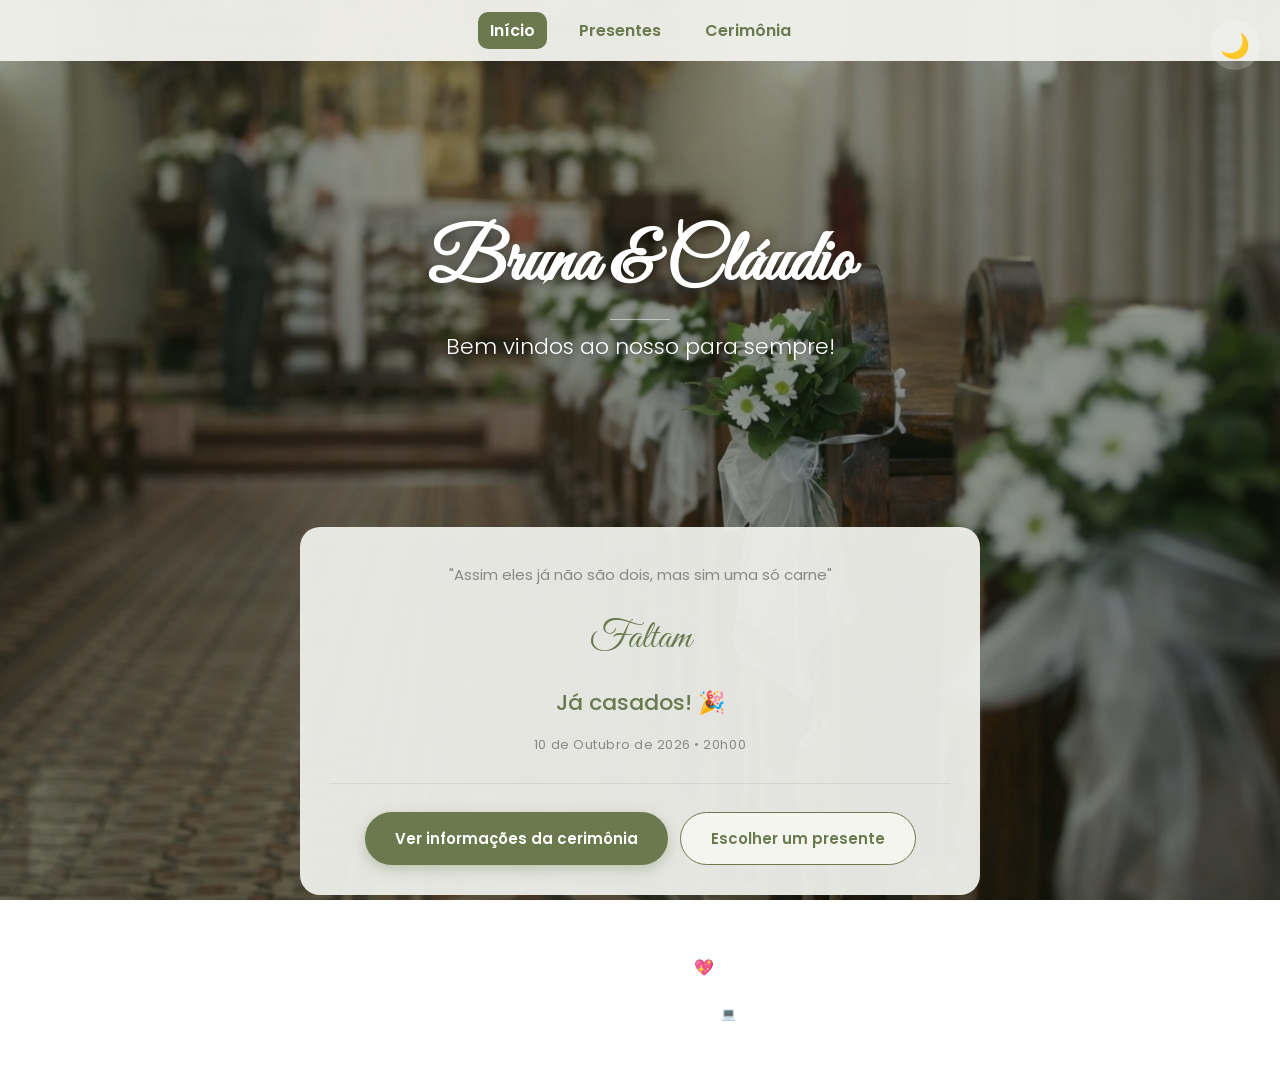
<file: index.html>
<!DOCTYPE html>
<html lang="pt-br">
<head>
  <meta charset="UTF-8">
  <meta name="viewport" content="width=device-width, initial-scale=1.0">
  <title>Bruna & Cláudio 💍</title>

  <!-- SEO & Open Graph -->
  <meta name="description" content="Site oficial do casamento de Bruna e Cláudio — 10 de outubro de 2026, Igreja Matriz de Nepomuceno/MG.">
  <meta property="og:title" content="Bruna & Cláudio 💍 — 10/10/2026">
  <meta property="og:description" content="Estamos muito felizes em compartilhar esse momento com você! Confira a lista de presentes e informações da cerimônia.">
  <meta property="og:image" content="imagens/casamento.jpg">
  <meta property="og:type" content="website">
  <meta property="og:locale" content="pt_BR">

  <!-- Preload fontes -->
  <link rel="preconnect" href="https://fonts.googleapis.com">
  <link rel="preconnect" href="https://fonts.gstatic.com" crossorigin>
  <link rel="preload" as="style" href="https://fonts.googleapis.com/css2?family=Great+Vibes&family=Poppins:wght@300;400;600&display=swap">
  <link href="https://fonts.googleapis.com/css2?family=Great+Vibes&family=Poppins:wght@300;400;600&display=swap" rel="stylesheet">


  <!-- Schema.org — dados estruturados do evento -->
  <script type="application/ld+json">
  {
    "@context": "https://schema.org",
    "@type": "Event",
    "name": "Casamento Bruna & Cláudio",
    "startDate": "2026-10-10T20:00",
    "endDate": "2026-10-11T03:00",
    "eventStatus": "https://schema.org/EventScheduled",
    "eventAttendanceMode": "https://schema.org/OfflineEventAttendanceMode",
    "location": {
      "@type": "Place",
      "name": "Igreja Matriz de Nepomuceno",
      "address": {
        "@type": "PostalAddress",
        "streetAddress": "Praça da Matriz",
        "addressLocality": "Nepomuceno",
        "addressRegion": "MG",
        "addressCountry": "BR"
      }
    },
    "image": "imagens/casamento.jpg",
    "description": "Cerimônia de casamento de Bruna e Cláudio — 10 de outubro de 2026, 20h, Igreja Matriz de Nepomuceno/MG.",
    "organizer": {
      "@type": "Person",
      "name": "Bruna & Cláudio"
    }
  }
  </script>

  <meta name="twitter:card" content="summary_large_image">
  <meta name="twitter:title" content="Bruna & Cláudio 💍 — 10/10/2026">
  <meta name="twitter:description" content="Estamos muito felizes em compartilhar esse momento com você!">
  <meta name="twitter:image" content="imagens/casamento.jpg">

  <link rel="icon" href="data:image/svg+xml,<svg xmlns='http://www.w3.org/2000/svg' viewBox='0 0 100 100'><text y='.9em' font-size='90'>💍</text></svg>">
  <link rel="stylesheet" href="style.css">
  
  <!-- CRITICAL CSS — Inline para FCP rápido -->
  <!-- LOADING SCREEN STYLES -->
  <style>
    /* Loading Screen — Minimalista, Sofisticado, Moderno */
    #loading-screen {
      position: fixed;
      top: 0;
      left: 0;
      width: 100%;
      height: 100%;
      background: #F5F5F0;
      display: flex;
      align-items: center;
      justify-content: center;
      z-index: 9999;
    }


    .loading-container {
      display: flex;
      flex-direction: column;
      align-items: center;
      gap: 40px;
    }

    /* Logo animado — linha minimalista */
    .loading-logo {
      width: 80px;
      height: 80px;
      position: relative;
      display: flex;
      align-items: center;
      justify-content: center;
    }

    .loading-logo svg {
      width: 100%;
      height: 100%;
      filter: drop-shadow(0 2px 8px rgba(107, 122, 78, 0.1));
    }

    .ring {
      width: 80px;
      height: 80px;
      border: 2px solid transparent;
      border-top: 2px solid #6B7A4E;
      border-radius: 50%;
      animation: rotate 2s linear infinite;
    }

    .ring::after {
      content: '';
      position: absolute;
      width: 60px;
      height: 60px;
      border: 2px solid transparent;
      border-right: 2px solid #B9CCAE;
      border-radius: 50%;
      animation: rotate-reverse 1.5s linear infinite;
      top: 10px;
      left: 10px;
    }

    /* Indicador minimalista */
    .loading-indicator {
      display: flex;
      gap: 6px;
      align-items: center;
      justify-content: center;
    }

    .dot {
      width: 8px;
      height: 8px;
      background: #6B7A4E;
      border-radius: 50%;
      opacity: 0.4;
      animation: dot-fade 1.4s infinite;
    }

    .dot:nth-child(1) {
      animation-delay: 0s;
    }

    .dot:nth-child(2) {
      animation-delay: 0.2s;
    }

    .dot:nth-child(3) {
      animation-delay: 0.4s;
    }

    /* Texto minimalista */
    .loading-text {
      font-size: 13px;
      letter-spacing: 2px;
      color: #A1A1A0;
      text-transform: uppercase;
      font-weight: 500;
      animation: text-fade 2s ease-in-out infinite;
    }

    @keyframes rotate {
      from { transform: rotate(0deg); }
      to { transform: rotate(360deg); }
    }

    @keyframes rotate-reverse {
      from { transform: rotate(360deg); }
      to { transform: rotate(0deg); }
    }

    @keyframes dot-fade {
      0%, 100% { opacity: 0.3; }
      50% { opacity: 1; }
    }

    @keyframes text-fade {
      0%, 100% { opacity: 0.6; }
      50% { opacity: 1; }
    }

    /* Fade out quando terminar */
    #loading-screen.hide {
      animation: fadeOut 0.6s ease forwards;
    }

    @keyframes fadeOut {
      to {
        opacity: 0;
        visibility: hidden;
      }
    }
  </style>
</head>

<body>

<!-- LOADING SCREEN -->
<div id="loading-screen">
  <div class="loading-container">
    <div class="loading-logo">
      <div class="ring"></div>
    </div>
    
    <div class="loading-indicator">
      <div class="dot"></div>
      <div class="dot"></div>
      <div class="dot"></div>
    </div>

    <div class="loading-text">Carregando</div>
  </div>
</div>

<div id="nav-placeholder"></div>

<!-- HERO -->
<div class="hero">
  <!-- Dark Mode Toggle -->
  <button id="dark-mode-toggle" class="dark-mode-toggle" title="Alternar tema escuro/claro">🌙</button>
  
  <h1>Bruna & Cláudio</h1>
  <div class="hero-divisor"></div>
  <h2>Bem vindos ao nosso para sempre!</h2>
</div>


<!-- CONTEÚDO -->
<section class="section-inicio reveal">

  <p class="boas-vindas-texto">"Assim eles já não são dois, mas sim uma só carne"</p>

  <h2 class="contador-titulo">Faltam</h2>

  <div class="contador-circular" role="timer" aria-label="Contagem regressiva para o casamento" aria-live="polite">

    <div class="arco-item" id="arco-item-dias" aria-label="Dias">
      <div class="arco-wrap">
        <svg viewBox="0 0 80 80" xmlns="http://www.w3.org/2000/svg" aria-hidden="true">
          <circle class="arco-track" cx="40" cy="40" r="34"/>
          <circle class="arco-prog" id="arco-dias" cx="40" cy="40" r="34"/>
        </svg>
        <div class="arco-inner">
          <span class="arco-num" id="dias">00</span>
        </div>
      </div>
      <span class="arco-lbl">Dias</span>
    </div>

    <div class="arco-item" id="arco-item-horas" aria-label="Horas">
      <div class="arco-wrap">
        <svg viewBox="0 0 80 80" xmlns="http://www.w3.org/2000/svg" aria-hidden="true">
          <circle class="arco-track" cx="40" cy="40" r="34"/>
          <circle class="arco-prog" id="arco-horas" cx="40" cy="40" r="34"/>
        </svg>
        <div class="arco-inner">
          <span class="arco-num" id="horas">00</span>
        </div>
      </div>
      <span class="arco-lbl">Horas</span>
    </div>

    <div class="arco-item" id="arco-item-minutos" aria-label="Minutos">
      <div class="arco-wrap">
        <svg viewBox="0 0 80 80" xmlns="http://www.w3.org/2000/svg" aria-hidden="true">
          <circle class="arco-track" cx="40" cy="40" r="34"/>
          <circle class="arco-prog" id="arco-minutos" cx="40" cy="40" r="34"/>
        </svg>
        <div class="arco-inner">
          <span class="arco-num" id="minutos">00</span>
        </div>
      </div>
      <span class="arco-lbl">Minutos</span>
    </div>

    <div class="arco-item" id="arco-item-segundos" aria-label="Segundos">
      <div class="arco-wrap">
        <svg viewBox="0 0 80 80" xmlns="http://www.w3.org/2000/svg" aria-hidden="true">
          <circle class="arco-track" cx="40" cy="40" r="34"/>
          <circle class="arco-prog" id="arco-segundos" cx="40" cy="40" r="34"/>
        </svg>
        <div class="arco-inner">
          <span class="arco-num" id="segundos">00</span>
        </div>
      </div>
      <span class="arco-lbl">Segundos</span>
    </div>

  </div>

  <p class="contador-data" id="contador-data-label"></p>

  <div class="section-ctas">
    <a href="cerimonia.html" class="section-cta section-cta-principal">Ver informações da cerimônia</a>
    <a href="presentes.html" class="section-cta section-cta-secundario">Escolher um presente</a>
  </div>

</section>

<div id="footer-placeholder"></div>

<script src="script.js"></script>
<script>
  if ('serviceWorker' in navigator) {
    navigator.serviceWorker.register('./sw.js').catch(() => {});
  }
  
  // Loading screen — remove quando página carrega (sem delay artificial)
  document.addEventListener("DOMContentLoaded", () => {
    const loadingScreen = document.getElementById("loading-screen");
    if (loadingScreen) {
      loadingScreen.classList.add("hide");
      // Remove do DOM depois de animar (300ms transição)
      setTimeout(() => {
        loadingScreen.style.display = "none";
      }, 300);
    }
  });
</script>
</body>
</html>
</file>
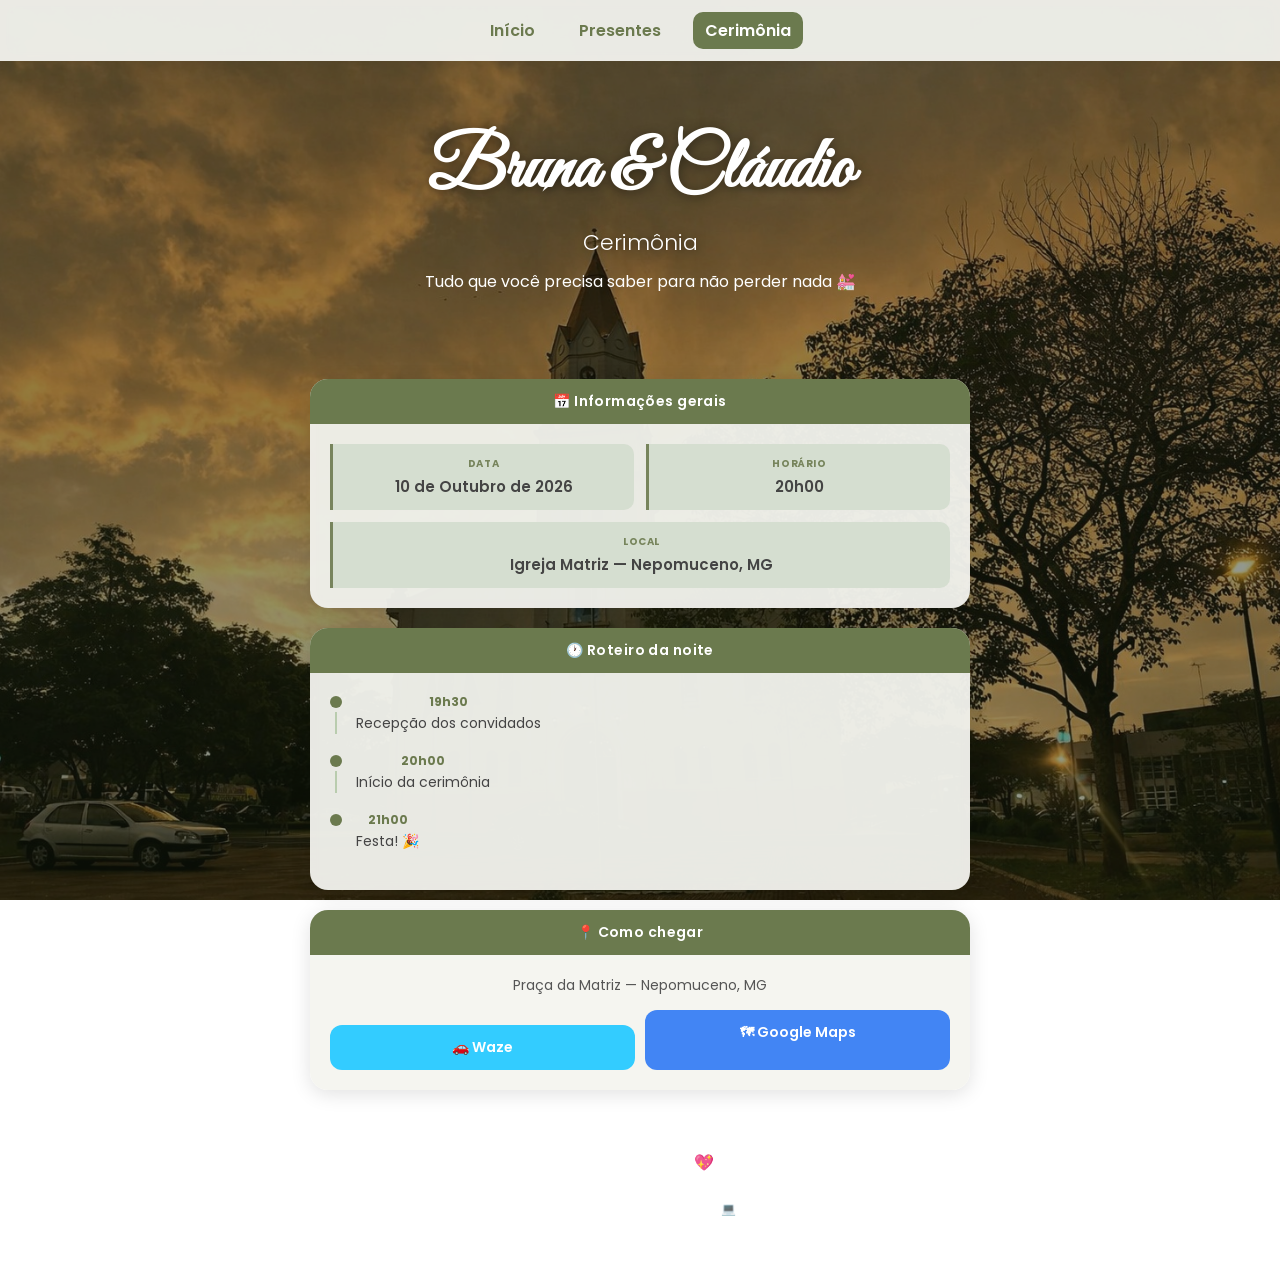
<file: cerimonia.html>
<!DOCTYPE html>
<html lang="pt-br">
<head>
  <meta charset="UTF-8">
  <meta name="viewport" content="width=device-width, initial-scale=1.0">
  <title>Cerimônia — Bruna & Cláudio 📍</title>

  <!-- SEO & Open Graph -->
  <meta name="description" content="Informações da cerimônia de casamento de Bruna e Cláudio — 10/10/2026, 20h, Igreja Matriz de Nepomuceno/MG.">
  <meta property="og:title" content="Cerimônia — Bruna & Cláudio 📍">
  <meta property="og:description" content="10/10/2026 • 20h • Igreja Matriz, Nepomuceno - MG. Abra no Waze e não perca!">
  <meta property="og:image" content="imagens/igreja.jpg">
  <meta property="og:type" content="website">
  <meta property="og:locale" content="pt_BR">

  <!-- Preload fontes -->
  <link rel="preconnect" href="https://fonts.googleapis.com">
  <link rel="preconnect" href="https://fonts.gstatic.com" crossorigin>
  <link rel="preload" as="style" href="https://fonts.googleapis.com/css2?family=Great+Vibes&family=Poppins:wght@300;400;600&display=swap">
  <link href="https://fonts.googleapis.com/css2?family=Great+Vibes&family=Poppins:wght@300;400;600&display=swap" rel="stylesheet">

  <meta name="twitter:card" content="summary_large_image">
  <meta name="twitter:title" content="Bruna & Cláudio 💍 — 10/10/2026">

  <link rel="icon" href="data:image/svg+xml,<svg xmlns='http://www.w3.org/2000/svg' viewBox='0 0 100 100'><text y='.9em' font-size='90'>💍</text></svg>">
  <link rel="stylesheet" href="style.css">
</head>
<body class="cerimonia">

<div id="nav-placeholder"></div>

<!-- HERO -->
<div class="hero hero-cerimonia">
  <h1>Bruna & Cláudio</h1>
  <h2>Cerimônia</h2>
  <p>Tudo que você precisa saber para não perder nada 💒</p>
</div>

<section class="cerimonia-section">

  <!-- CARD: Informações gerais -->
  <div class="info-card">
    <div class="info-card-header">📅 Informações gerais</div>
    <div class="info-card-body">
      <div class="info-grid">
        <div class="info-item">
          <div class="info-lbl">Data</div>
          <div class="info-val" id="cer-data"></div>
        </div>
        <div class="info-item">
          <div class="info-lbl">Horário</div>
          <div class="info-val" id="cer-horario"></div>
        </div>
        <div class="info-item info-full">
          <div class="info-lbl">Local</div>
          <div class="info-val" id="cer-local"></div>
        </div>
      </div>
    </div>
  </div>

  <!-- CARD: Roteiro da noite -->
  <div class="info-card">
    <div class="info-card-header">🕐 Roteiro da noite</div>
    <div class="info-card-body">
      <div class="timeline">

        <div class="tl-item">
          <div class="tl-dot-col">
            <div class="tl-dot"></div>
            <div class="tl-line"></div>
          </div>
          <div class="tl-content">
            <div class="tl-time" id="cer-hr-recepcao"></div>
            <div class="tl-desc">Recepção dos convidados</div>
          </div>
        </div>

        <div class="tl-item">
          <div class="tl-dot-col">
            <div class="tl-dot"></div>
            <div class="tl-line"></div>
          </div>
          <div class="tl-content">
            <div class="tl-time" id="cer-hr-cerimonia"></div>
            <div class="tl-desc">Início da cerimônia</div>
          </div>
        </div>

        <div class="tl-item">
          <div class="tl-dot-col">
            <div class="tl-dot tl-dot-festa"></div>
          </div>
          <div class="tl-content">
            <div class="tl-time tl-time-festa" id="cer-hr-festa"></div>
            <div class="tl-desc">Festa! 🎉</div>
          </div>
        </div>

      </div>
    </div>
  </div>

  <!-- CARD: Como chegar -->
  <div class="info-card">
    <div class="info-card-header">📍 Como chegar</div>
    <div class="info-card-body">
      <p class="local-endereco" id="cer-endereco"></p>
      <div class="btn-navegacao-row">
        <a href="#" id="btn-waze" target="_blank" class="btn-waze">
          🚗 Waze
        </a>
        <a href="#" id="btn-gmaps" target="_blank" class="btn-gmaps">
          🗺 Google Maps
        </a>
      </div>
    </div>
  </div>

</section>

<div id="footer-placeholder"></div>

<script src="script.js"></script>
<script>
  if ('serviceWorker' in navigator) {
    navigator.serviceWorker.register('./sw.js').catch(() => {});
  }
</script>
</body>
</html>
</file>
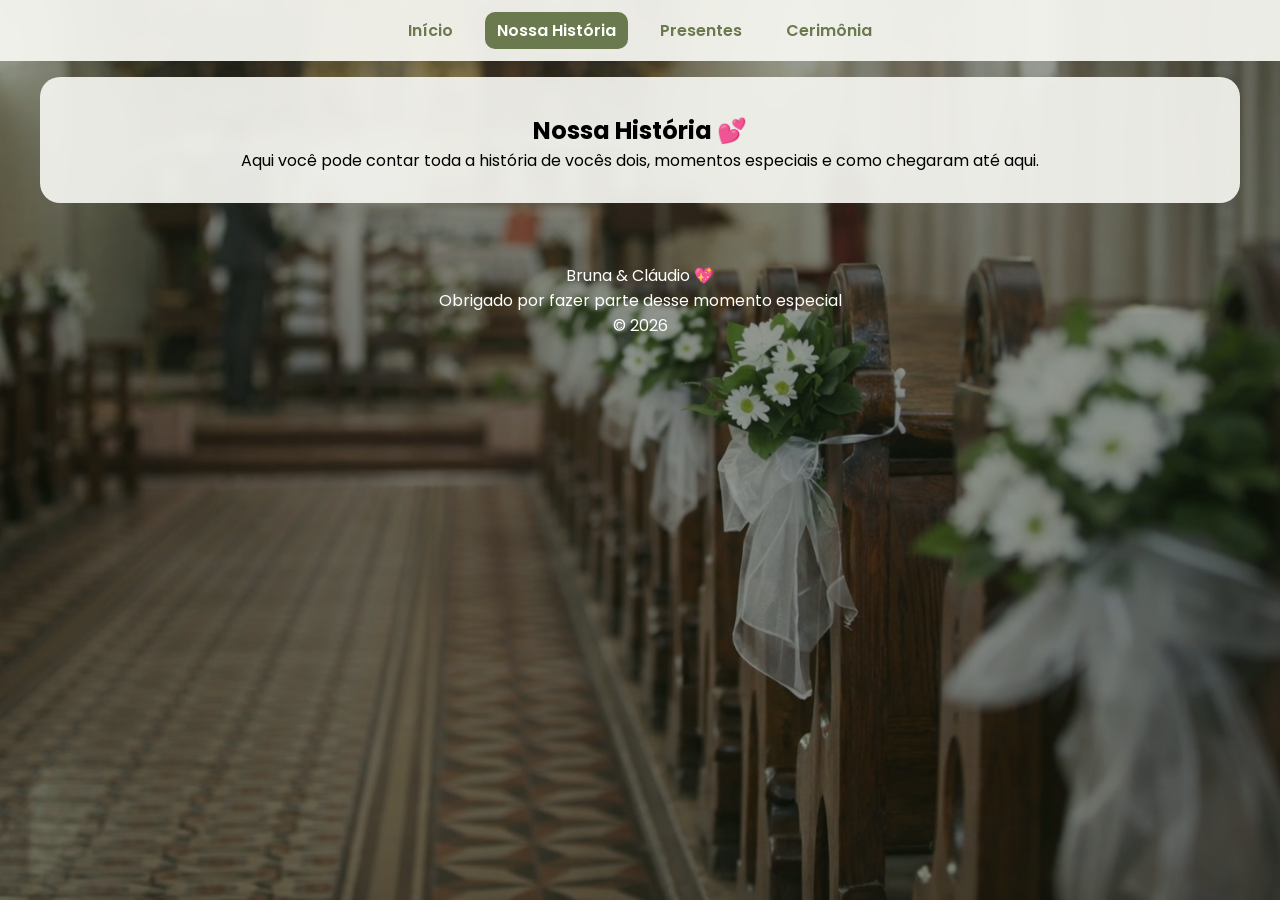
<file: historia.html>
<!DOCTYPE html>
<html lang="pt-br">
<head>
  <meta charset="UTF-8">
  <title>Nossa História 💕</title>
  <link rel="stylesheet" href="style.css">

  <link href="https://fonts.googleapis.com/css2?family=Great+Vibes&family=Poppins:wght@300;400;600&display=swap" rel="stylesheet">
</head>
<body>

<nav>
  <a href="index.html">Início</a>
  <a href="historia.html" class="ativo">Nossa História</a>
  <a href="presentes.html">Presentes</a>
  <a href="cerimonia.html">Cerimônia</a>
</nav>

<section>
  <h2>Nossa História 💕</h2>
  <p>
    Aqui você pode contar toda a história de vocês dois, momentos especiais e como chegaram até aqui.
  </p>
</section>

<footer>
  <p>Bruna & Cláudio 💖</p>
  <p>Obrigado por fazer parte desse momento especial</p>
  <p>© 2026</p>
</footer>

</body>
</html>
</file>
<file: style.css>
/* ===== VARIÁVEIS ===== */
:root {
  /* Cores originais do site — mantidas intactas */
  --cor-principal: #6B7A4E;
  --cor-principal-hover: rgba(107, 122, 78, 0.15);
  --cor-sage: #B9CCAE;
  --cor-sage-claro: #D4DECE;
  --cor-cinza: #A1A1A0;
  --cor-branco-quente: #F5F5F0;
  --cor-verde: #6B7A4E;

  /* ===== DESIGN SYSTEM TOKENS (P1.2) ===== */

  /* Spacing scale (8px base) */
  --space-1: 0.5rem;
  --space-2: 1rem;
  --space-3: 1.5rem;
  --space-4: 2rem;
  --space-6: 3rem;
  --space-8: 4rem;

  /* Typography scale */
  --text-xs:   0.75rem;
  --text-sm:   0.875rem;
  --text-base: 1rem;
  --text-lg:   1.125rem;
  --text-xl:   1.25rem;
  --text-2xl:  1.406rem;
  --text-4xl:  1.78rem;

  --line-tight:   1.2;
  --line-normal:  1.6;
  --line-relaxed: 1.8;

  --font-light:    300;
  --font-normal:   400;
  --font-semibold: 600;
  --font-bold:     700;

  /* Color tokens (mapeados para as cores originais) */
  --color-primary:          #6B7A4E;
  --color-primary-dark:     #556239;
  --color-primary-light:    #8A9A6F;
  --color-secondary:        #B9CCAE;
  --color-secondary-light:  #D4DECE;
  --color-bg:               #F5F5F0;
  --color-surface:          #FFFFFF;
  --color-text:             #1a1a1a;
  --color-overlay:          rgba(0, 0, 0, 0.5);

  /* Semantic colors */
  --color-success: #10B981;
  --color-error:   #EF4444;
  --color-warning: #F59E0B;

  /* Shadows */
  --shadow-sm: 0 2px 4px rgba(0, 0, 0, 0.08);
  --shadow-md: 0 2px 8px rgba(0, 0, 0, 0.08);
  --shadow-lg: 0 4px 12px rgba(0, 0, 0, 0.12);

  /* Transitions */
  --duration-fast: 0.15s;
  --duration-base: 0.3s;
  --easing: cubic-bezier(0.4, 0, 0.2, 1);
}

/* RESET */
* {
  margin: 0;
  padding: 0;
  box-sizing: border-box;
  font-family: 'Poppins', sans-serif;
}

/* BODY PADRÃO */
body {
  background: url('imagens/casamento.jpg') center/cover no-repeat fixed;
  opacity: 0;
  animation: fadeIn 0.35s ease forwards;
}

body.saindo {
  opacity: 0;
  transition: opacity 0.2s ease;
}

@keyframes fadeIn {
  to { opacity: 1; }
}

/* OVERLAY */
body::before {
  content: "";
  position: fixed;
  width: 100%;
  height: 100%;
  background: rgba(20,30,15,0.45);
  top: 0;
  left: 0;
  z-index: -1;
}

/* CERIMÔNIA */
body.cerimonia {
  background: url('imagens/igreja.jpg') center/cover no-repeat fixed;
}

body.cerimonia::before {
  background: rgba(20,30,15,0.45);
}

/* NAV */
nav {
  background: rgba(245,245,240,0.95);
  padding: 12px;
  display: flex;
  justify-content: center;
  gap: 20px;
  flex-wrap: wrap;
  position: sticky;
  top: 0;
  z-index: 100;
  backdrop-filter: blur(8px);
}

nav a {
  text-decoration: none;
  color: var(--cor-principal);
  font-weight: 600;
  padding: 6px 12px;
  border-radius: 10px;
  transition: all 0.2s ease;
}

nav a.ativo {
  background: var(--cor-principal);
  color: white;
}

nav a:hover {
  background: var(--cor-principal-hover);
  box-shadow: 0 3px 8px rgba(0,0,0,0.1);
  transform: translateY(-2px);
}

/* HERO */
.hero {
  text-align: center;
  color: white;
  min-height: 50vh;
  display: flex;
  flex-direction: column;
  justify-content: center;
  align-items: center;
  padding: 30px 20px 20px;
  gap: 10px;
}

.hero h1 {
  font-family: 'Great Vibes', cursive;
  font-size: 72px;
  opacity: 0;
  animation: heroEntrar 1.1s ease 0.1s forwards;
  text-shadow: 0 2px 12px rgba(0,0,0,0.45);
}

.hero h2 {
  font-size: 22px;
  font-weight: 300;
  opacity: 0;
  animation: heroEntrar 1.1s ease 0.4s forwards;
  text-shadow: 0 1px 8px rgba(0,0,0,0.5);
}

.hero p {
  font-size: 16px;
  opacity: 0;
  animation: heroEntrar 1.1s ease 0.7s forwards;
}

.hero-divisor {
  width: 60px;
  height: 1px;
  background: rgba(255,255,255,0.5);
  opacity: 0;
  animation: heroEntrar 1.1s ease 0.55s forwards;
}

.hero-ctas {
  display: flex;
  gap: 12px;
  margin-top: 8px;
  flex-wrap: wrap;
  justify-content: center;
  opacity: 0;
  animation: heroEntrar 1.1s ease 0.9s forwards;
}

.hero-btn {
  padding: 12px 24px;
  border-radius: 50px;
  font-size: 14px;
  font-weight: 600;
  text-decoration: none;
  transition: transform 0.2s, opacity 0.2s;
}

.hero-btn:hover {
  transform: translateY(-2px);
  opacity: 0.9;
}

.hero-btn-principal {
  background: var(--cor-principal);
  color: white;
}

.hero-btn-secundario {
  background: rgba(255,255,255,0.15);
  color: white;
  border: 1.5px solid rgba(255,255,255,0.6);
  backdrop-filter: blur(4px);
}

@keyframes heroEntrar {
  from { opacity: 0; transform: translateY(22px); }
  to   { opacity: 1; transform: translateY(0); }
}

/* Hero da cerimônia - menor, sem CTAs */
.hero-cerimonia {
  min-height: 32vh;
}

/* SECTION */
section {
  background: rgba(245,245,240,0.93);
  backdrop-filter: blur(6px);
  margin: 16px auto 40px;
  padding: 36px 30px 30px;
  max-width: 1200px;
  border-radius: 20px;
  text-align: center;
}

/* CONTADOR CIRCULAR */
.contador-circular {
  display: flex;
  justify-content: center;
  gap: 20px;
  margin-top: 24px;
  flex-wrap: wrap;
}

.arco-item {
  display: flex;
  flex-direction: column;
  align-items: center;
  gap: 8px;
}

.arco-wrap {
  position: relative;
  width: 90px;
  height: 90px;
}

.arco-wrap svg {
  width: 90px;
  height: 90px;
  transform: rotate(-90deg);
}

.arco-track {
  fill: none;
  stroke: var(--cor-sage-claro);
  stroke-width: 4;
}

.arco-prog {
  fill: none;
  stroke: var(--cor-principal);
  stroke-width: 4;
  stroke-linecap: round;
  stroke-dasharray: 0 214;
  transition: stroke-dasharray 0.8s cubic-bezier(.4,0,.2,1);
}

.arco-inner {
  position: absolute;
  top: 0; left: 0;
  width: 100%; height: 100%;
  display: flex;
  align-items: center;
  justify-content: center;
}

.arco-num {
  font-size: 26px;
  font-weight: 600;
  color: #444;
}

.arco-lbl {
  font-size: 11px;
  color: #999;
  letter-spacing: 0.08em;
  text-transform: uppercase;
}

.contador-data {
  margin-top: 16px;
  font-size: 13px;
  color: #888;
  letter-spacing: 0.04em;
}

/* CTAs da section */
.section-ctas {
  display: flex;
  gap: 12px;
  justify-content: center;
  flex-wrap: wrap;
  margin-top: 28px;
  padding-top: 28px;
  border-top: 1px solid rgba(0,0,0,0.07);
}

.section-cta {
  display: flex;
  align-items: center;
  gap: 8px;
  padding: 13px 26px;
  border-radius: 50px;
  font-size: 14px;
  font-weight: 600;
  text-decoration: none;
  transition: transform 0.2s, box-shadow 0.2s;
}

.section-cta:hover {
  transform: translateY(-2px);
  box-shadow: 0 6px 16px rgba(0,0,0,0.12);
}

.section-cta-principal {
  background: var(--cor-principal);
  color: white;
}

.section-cta-secundario {
  background: var(--cor-branco-quente);
  color: var(--cor-principal);
  border: 1.5px solid var(--cor-principal);
}

/* ===== PRESENTES ===== */

/* Barra de controles */
.controles-barra {
  position: sticky;
  top: 52px;
  z-index: 90;
  background: rgba(255,255,255,0.97);
  backdrop-filter: blur(8px);
  padding: 8px 0;
  margin-bottom: 12px;
  border-bottom: 0.5px solid rgba(0,0,0,0.07);
}

.controles-topo {
  display: flex;
  gap: 8px;
  align-items: center;
}

.busca-wrap {
  flex: 1;
  position: relative;
}

.busca-icone {
  position: absolute;
  left: 12px;
  top: 50%;
  transform: translateY(-50%);
  font-size: 14px;
  pointer-events: none;
}

#busca-presente {
  width: 100%;
  padding: 8px 12px 8px 34px;
  border: 1.5px solid #ddd;
  border-radius: 10px;
  font-size: 14px;
  font-family: 'Poppins', sans-serif;
  outline: none;
  transition: border-color 0.2s;
  -webkit-appearance: none;
}

#busca-presente:focus {
  border-color: var(--cor-principal);
}

.btn-filtros-toggle {
  display: flex;
  align-items: center;
  gap: 4px;
  padding: 8px 12px;
  border: 1.5px solid #ddd;
  border-radius: 10px;
  background: white;
  font-size: 13px;
  font-family: 'Poppins', sans-serif;
  font-weight: 600;
  color: #555;
  cursor: pointer;
  white-space: nowrap;
  transition: all 0.2s;
  position: relative;
}

.btn-filtros-toggle.ativo {
  border-color: var(--cor-principal);
  color: var(--cor-principal);
  background: rgba(107,122,78,0.06);
}

.filtro-badge {
  background: var(--cor-principal);
  color: white;
  font-size: 10px;
  font-weight: 700;
  width: 16px;
  height: 16px;
  border-radius: 50%;
  display: inline-flex;
  align-items: center;
  justify-content: center;
}

/* Painel colapsável de filtros */
.controles-painel {
  display: none;
  gap: 8px;
  margin-top: 8px;
  flex-wrap: wrap;
}

.controles-painel.aberto {
  display: flex;
}

#filtro-preco,
#ordenacao {
  flex: 1;
  min-width: 130px;
  padding: 8px 12px;
  border: 1.5px solid #ddd;
  border-radius: 10px;
  font-size: 13px;
  font-family: 'Poppins', sans-serif;
  outline: none;
  cursor: pointer;
  background: var(--cor-branco-quente);
  transition: border-color 0.2s;
  -webkit-appearance: none;
  background-image: url("data:image/svg+xml,%3Csvg xmlns='http://www.w3.org/2000/svg' width='12' height='12' viewBox='0 0 24 24' fill='none' stroke='%23888' stroke-width='2'%3E%3Cpath d='M6 9l6 6 6-6'/%3E%3C/svg%3E");
  background-repeat: no-repeat;
  background-position: right 10px center;
  padding-right: 28px;
}

#filtro-preco:focus,
#ordenacao:focus {
  border-color: var(--cor-principal);
}

.btn-limpar {
  padding: 8px 14px;
  border-radius: 10px;
  border: 1.5px solid #ddd;
  background: white;
  color: #888;
  font-size: 12px;
  font-family: 'Poppins', sans-serif;
  cursor: pointer;
  transition: all 0.2s;
  white-space: nowrap;
}

.btn-limpar:hover {
  border-color: var(--cor-principal);
  color: var(--cor-principal);
}

.controles-rodape {
  margin-top: 4px;
  min-height: 16px;
}

#contador-resultados {
  font-size: 11px;
  color: #aaa;
}

.lista-presentes {
  display: grid;
  grid-template-columns: repeat(4, 1fr);
  gap: 20px;
  margin-top: 10px;
}

.presente {
  background: var(--cor-branco-quente);
  padding: 14px;
  border-radius: 16px;
  box-shadow: 0 4px 12px rgba(0,0,0,0.1);
  display: flex;
  flex-direction: column;
  transition: transform 0.2s, box-shadow 0.2s;
}

.presente:hover {
  transform: translateY(-3px);
  box-shadow: 0 6px 18px rgba(0,0,0,0.12);
}

/* Skeleton loader */
.presente.skeleton img,
.presente.skeleton h3,
.presente.skeleton p,
.presente.skeleton button {
  background: linear-gradient(90deg, #f0f0f0 25%, #e0e0e0 50%, #f0f0f0 75%);
  background-size: 200% 100%;
  animation: shimmer 1.4s infinite;
  border-radius: 8px;
  color: transparent;
  border: none;
}

@keyframes shimmer {
  0% { background-position: 200% 0; }
  100% { background-position: -200% 0; }
}

.presente img {
  width: 100%;
  height: 180px;
  object-fit: cover;
  border-radius: 12px;
}

.presente h3 {
  font-size: 14px;
  margin: 10px 0 4px;
}

.presente p {
  font-weight: bold;
  margin-bottom: 10px;
  font-size: 14px;
}

.presente button {
  margin-top: auto;
  background: var(--cor-principal);
  color: white;
  border: none;
  padding: 10px;
  border-radius: 10px;
  cursor: pointer;
  transition: 0.2s;
  font-size: 13px;
}

.presente button:hover {
  transform: scale(1.03);
}

/* Estado reservado */
.presente.reservado button {
  background: var(--cor-sage);
  color: white;
  cursor: not-allowed;
  transform: none;
}

.presente.reservado button:hover {
  transform: none;
}

.badge-reservado {
  display: inline-block;
  background: #f0f0f0;
  color: #888;
  font-size: 11px;
  padding: 2px 8px;
  border-radius: 99px;
  margin-bottom: 6px;
}

/* Nenhum resultado */
.sem-resultado {
  grid-column: 1 / -1;
  padding: 40px;
  color: #888;
  font-size: 15px;
}

/* ===== MODAL ===== */

.modal {
  position: fixed;
  top: 0;
  left: 0;
  width: 100%;
  height: 100%;
  background: rgba(0,0,0,0.5);
  display: none;
  justify-content: center;
  align-items: center;
  opacity: 0;
  transition: opacity 0.3s ease;
  z-index: 999;
}

.modal.ativo {
  opacity: 1;
}

.modal-conteudo {
  background: var(--cor-branco-quente);
  padding: 22px;
  border-radius: 15px;
  text-align: center;
  width: 90%;
  max-width: 350px;
  position: relative;
  transform: scale(0.9);
  transition: transform 0.3s ease;
}

/* Hint visual para arrastar no mobile */
.modal-conteudo::before {
  content: "";
  position: absolute;
  top: 8px;
  left: 50%;
  transform: translateX(-50%);
  width: 40px;
  height: 4px;
  background: #ddd;
  border-radius: 2px;
  display: none;
}

/* Mostrar hint apenas em mobile */
@media (max-width: 600px) {
  .modal-conteudo::before {
    display: block;
  }
}

.modal.ativo .modal-conteudo {
  transform: scale(1);
}

.fechar {
  position: absolute;
  right: 15px;
  top: 10px;
  font-size: 20px;
  cursor: pointer;
}

.modal-botoes {
  display: flex;
  flex-direction: column;
  gap: 10px;
  margin-top: 15px;
}

.modal-botoes button {
  padding: 12px;
  border-radius: 12px;
  border: none;
  background: var(--cor-principal);
  color: white;
  cursor: pointer;
}

/* WHATSAPP */
.btn-whatsapp {
  background: #25D366;
  color: white;
  padding: 12px;
  border-radius: 12px;
  text-decoration: none;
  display: flex;
  align-items: center;
  justify-content: center;
  gap: 8px;
  font-weight: 500;
}

.btn-whatsapp img {
  width: 18px;
}

/* WAZE */
.btn-waze {
  display: inline-block;
  margin-top: 15px;
  padding: 12px 20px;
  background: #33ccff;
  color: white;
  text-decoration: none;
  border-radius: 10px;
  font-weight: 600;
}

/* ANIMAÇÃO DINHEIRO */
.efeito-dinheiro {
  position: fixed;
  font-size: 24px;
  pointer-events: none;
  animation: subirDinheiro 1s ease-out forwards;
  z-index: 9999;
}

@keyframes subirDinheiro {
  0% { opacity: 1; transform: translateY(0); }
  100% { opacity: 0; transform: translateY(-60px) scale(1.5); }
}

/* FOOTER */
footer {
  text-align: center;
  padding: 20px;
  color: white;
}

/* ===== BOTÕES PREMIUM ===== */

.btn-pix {
  background: #f1f1f1;
  color: #333;
  border: 1px solid #ddd;
  border-radius: 10px;
  padding: 10px;
  cursor: pointer;
  transition: 0.2s;
}

.btn-pix:hover {
  background: #e6e6e6;
  transform: scale(1.05);
}

.btn-fechar {
  background: transparent;
  border: none;
  color: #888;
  cursor: pointer;
  font-size: 14px;
  transition: 0.2s;
}

.btn-fechar:hover {
  color: var(--cor-principal);
  transform: scale(1.05);
}

/* ===== RESPONSIVIDADE ===== */

@media (max-width: 1024px) {
  .lista-presentes {
    grid-template-columns: repeat(3, 1fr);
  }
}

@media (max-width: 768px) {
  .hero {
    min-height: 55vh;
  }

  .hero h1 {
    font-size: 52px;
  }

  .hero h2 {
    font-size: 18px;
  }

  .hero-ctas {
    flex-direction: column;
    align-items: center;
  }

  .hero-btn {
    width: 100%;
    max-width: 280px;
    text-align: center;
  }

  .section-ctas {
    flex-direction: column;
    align-items: center;
  }

  .section-cta {
    width: 100%;
    max-width: 300px;
    justify-content: center;
  }

  .lista-presentes {
    grid-template-columns: repeat(2, 1fr);
    gap: 12px;
  }

  .lista-presentes .presente img {
    height: 140px;
    object-fit: cover;
  }

  .presente h3 {
    font-size: 13px;
  }

  .presente p {
    font-size: 13px;
  }

  nav a {
    font-size: 14px;
  }

  section {
    margin: 16px 12px 30px;
    padding: 20px 16px;
  }
}

/* ===== MODO PAISAGEM (HORIZONTAL) EM CELULARES ===== */
@media (max-width: 896px) and (orientation: landscape) {
  /* Barra de filtros MUITO mais compacta */
  .controles-barra {
    position: static;
    padding: 4px 0;
    margin-bottom: 8px;
  }

  .controles-topo {
    gap: 6px;
  }

  #busca-presente {
    padding: 6px 10px 6px 32px;
    font-size: 12px;
  }

  .busca-icone {
    font-size: 12px;
    left: 10px;
  }

  .btn-filtros-toggle {
    padding: 6px 10px;
    font-size: 11px;
  }

  .btn-filtros-toggle svg {
    width: 14px;
    height: 14px;
  }

  .filtro-badge {
    width: 14px;
    height: 14px;
    font-size: 9px;
  }

  .controles-painel {
    gap: 6px;
    margin-top: 6px;
  }

  #filtro-preco,
  #ordenacao {
    padding: 6px 10px;
    font-size: 11px;
    min-width: 100px;
  }

  .btn-limpar {
    padding: 6px 10px;
    font-size: 11px;
  }

  #contador-resultados {
    font-size: 10px;
  }

  /* Grid de presentes mais compacto */
  .lista-presentes {
    grid-template-columns: repeat(3, 1fr);
    gap: 8px;
  }

  .presente {
    padding: 8px;
    border-radius: 12px;
  }

  .presente img {
    height: 100px;
    border-radius: 8px;
  }

  .presente h3 {
    font-size: 11px;
    margin: 6px 0 2px;
  }

  .presente p {
    font-size: 11px;
    margin-bottom: 6px;
  }

  .presente button {
    padding: 6px;
    font-size: 10px;
    border-radius: 8px;
  }

  .badge-humor {
    font-size: 8px;
    padding: 2px 5px;
    top: 6px;
    left: 6px;
  }

  /* Nav mais compacto */
  nav {
    padding: 6px;
    gap: 12px;
  }

  nav a {
    font-size: 12px;
    padding: 4px 8px;
  }

  /* Hero mais compacto */
  .hero {
    min-height: 30vh;
    padding: 20px 16px 10px;
  }

  .hero h1 {
    font-size: 40px;
  }

  .hero h2 {
    font-size: 14px;
  }

  .hero-cerimonia {
    min-height: 25vh;
  }

  /* Section com menos padding */
  section {
    padding: 16px 12px;
    margin: 12px 8px 20px;
  }

  /* Contador menor */
  .arco-wrap,
  .arco-wrap svg {
    width: 55px;
    height: 55px;
  }

  .arco-num {
    font-size: 16px;
  }

  .arco-lbl {
    font-size: 9px;
  }

  .contador-circular {
    gap: 8px;
  }

  .contador-titulo {
    font-size: 28px;
  }

  /* Modal mais compacto no landscape */
  .modal-conteudo {
    padding: 16px;
    max-width: 320px;
  }

  .modal-img-presente {
    max-height: 120px;
  }

  .modal-nome-presente {
    font-size: 14px;
  }

  .modal-botoes button,
  .btn-whatsapp {
    padding: 8px;
    font-size: 12px;
  }

  /* Botões de navegação cerimônia */
  .btn-navegacao-row {
    flex-direction: row;
  }

  .btn-waze,
  .btn-gmaps {
    padding: 8px 12px;
    font-size: 12px;
  }
}

/* Telas muito pequenas (iPhone SE, etc) em portrait */
@media (max-width: 480px) {
  .lista-presentes {
    grid-template-columns: repeat(2, 1fr);
    gap: 10px;
  }

  .presente img {
    height: 120px;
  }

  .presente h3 {
    font-size: 12px;
  }

  .presente button {
    font-size: 11px;
    padding: 8px;
  }
}

/* Desktop: painel de filtros sempre visível */
@media (min-width: 897px) {
  .controles-painel {
    display: flex !important;
  }

  .btn-filtros-toggle {
    display: none;
  }

  .controles-topo {
    flex-wrap: wrap;
  }

  #busca-presente {
    width: 240px;
    flex: none;
  }

  .controles-barra {
    display: flex;
    flex-direction: column;
    gap: 0;
  }

  .controles-topo,
  .controles-painel {
    display: flex;
    align-items: center;
    justify-content: center;
    gap: 12px;
  }

  .controles-painel {
    margin-top: 0;
  }

  .controles-barra {
    flex-direction: row;
    flex-wrap: wrap;
    justify-content: center;
    gap: 10px;
    padding: 10px 0 12px;
  }

  .controles-topo,
  .controles-painel {
    flex: none;
  }

  .controles-rodape {
    width: 100%;
    text-align: center;
    margin-top: 4px;
  }
}

/* ===== CERIMÔNIA ===== */

.cerimonia-section {
  display: flex;
  flex-direction: column;
  gap: 20px;
  background: transparent;
  backdrop-filter: none;
  padding: 0 20px;
  max-width: 700px;
  margin: 30px auto 40px;
}

.info-card {
  background: rgba(245,245,240,0.95);
  backdrop-filter: blur(8px);
  border-radius: 18px;
  overflow: hidden;
  box-shadow: 0 4px 20px rgba(0,0,0,0.12);
}

.info-card-header {
  background: var(--cor-principal);
  color: white;
  padding: 12px 20px;
  font-weight: 600;
  font-size: 14px;
  letter-spacing: 0.03em;
}

.info-card-body {
  padding: 20px;
}

/* Info grid */
.info-grid {
  display: grid;
  grid-template-columns: 1fr 1fr;
  gap: 12px;
}

.info-full {
  grid-column: 1 / -1;
}

.info-item {
  background: var(--cor-sage-claro);
  opacity: 0.9;
  border-left: 3px solid var(--cor-principal);
  border-radius: 0 10px 10px 0;
  padding: 12px 14px;
}

.info-lbl {
  font-size: 10px;
  color: var(--cor-principal);
  font-weight: 700;
  text-transform: uppercase;
  letter-spacing: 0.06em;
  margin-bottom: 3px;
}

.info-val {
  font-size: 15px;
  font-weight: 600;
  color: #333;
}

/* Timeline */
.timeline {
  display: flex;
  flex-direction: column;
}

.tl-item {
  display: flex;
  gap: 14px;
  align-items: flex-start;
}

.tl-dot-col {
  display: flex;
  flex-direction: column;
  align-items: center;
  flex-shrink: 0;
}

.tl-dot {
  width: 12px;
  height: 12px;
  border-radius: 50%;
  background: var(--cor-principal);
  margin-top: 3px;
}

.tl-dot-festa {
  background: var(--cor-principal);
}

.tl-line {
  width: 2px;
  background: var(--cor-sage);
  flex: 1;
  min-height: 22px;
  margin: 4px 0;
}

.tl-content {
  padding-bottom: 18px;
}

.tl-time {
  font-size: 12px;
  font-weight: 700;
  color: var(--cor-principal);
  margin-bottom: 2px;
}

.tl-time-festa {
  color: var(--cor-principal);
}

.tl-desc {
  font-size: 14px;
  color: #444;
}

/* Botões de navegação */
.local-endereco {
  font-size: 14px;
  color: #555;
  margin-bottom: 14px;
  text-align: center;
}

.btn-navegacao-row {
  display: flex;
  gap: 10px;
}

.btn-waze,
.btn-gmaps {
  flex: 1;
  display: inline-block;
  padding: 12px 16px;
  border-radius: 12px;
  font-weight: 600;
  font-size: 14px;
  text-decoration: none;
  text-align: center;
  transition: opacity 0.2s, transform 0.2s;
}

.btn-waze {
  background: #33ccff;
  color: white;
}

.btn-gmaps {
  background: #4285f4;
  color: white;
}

.btn-waze:hover,
.btn-gmaps:hover {
  opacity: 0.88;
  transform: translateY(-2px);
}

/* Responsividade cerimônia */
@media (max-width: 480px) {
  .btn-navegacao-row {
    flex-direction: column;
  }

  .info-grid {
    grid-template-columns: 1fr;
  }

  .info-full {
    grid-column: 1;
  }

  .cerimonia-section {
    padding: 0 12px;
  }
}

/* Section compacta — usada só no index */
.section-inicio {
  max-width: 680px;
}

/* ===== ACESSIBILIDADE ===== */
:focus-visible {
  outline: 3px solid var(--cor-principal);
  outline-offset: 2px;
}

body[data-theme="dark"] :focus-visible {
  outline: 3px solid #D4DECE;
  outline-offset: 2px;
}

/* ===== MODAL NOME DO PRESENTE ===== */
.modal-nome-presente {
  font-size: 17px;
  font-weight: 600;
  color: var(--cor-principal);
  margin: 6px 0 12px;
  line-height: 1.3;
}

.modal-proximo-passo {
  font-size: 12px;
  color: #888;
  margin-top: 8px;
}

/* WhatsApp icon SVG inline */
.btn-whatsapp .wpp-icon {
  width: 18px;
  height: 18px;
  flex-shrink: 0;
}

/* Altura uniforme nos cards */
.presente {
  position: relative;
}

.presente h3 {
  display: -webkit-box;
  -webkit-line-clamp: 2;
  -webkit-box-orient: vertical;
  overflow: hidden;
  min-height: 2.6em;
}

/* Badge humor */
.badge-humor {
  position: absolute;
  top: 10px;
  left: 10px;
  background: rgba(185, 204, 174, 0.92);
  color: #3d5230;
  font-size: 10px;
  font-weight: 700;
  padding: 3px 8px;
  border-radius: 99px;
  z-index: 1;
  backdrop-filter: blur(4px);
}

/* Imagem no modal */
.modal-img-presente {
  width: 100%;
  max-height: 160px;
  object-fit: cover;
  border-radius: 10px;
  margin: 10px 0 6px;
  cursor: zoom-in;
}

/* ===== HIERARQUIA TIPOGRÁFICA DO CARD INÍCIO ===== */
.boas-vindas-texto {
  font-size: 15px;
  color: #888;
  font-weight: 400;
  margin-bottom: 28px;
  line-height: 1.6;
}

.contador-titulo {
  font-family: 'Great Vibes', cursive;
  font-size: 38px;
  font-weight: 400;
  color: var(--cor-principal);
  margin-bottom: 4px;
}

/* ===== REVEAL AO ENTRAR NA VIEWPORT ===== */
.reveal {
  opacity: 0;
  transform: translateY(24px);
  transition: opacity 0.7s ease, transform 0.7s ease;
}

.reveal.visivel {
  opacity: 1;
  transform: translateY(0);
}

/* ===== CTAs refinados ===== */
.section-cta {
  font-size: 15px;
  padding: 14px 30px;
}

.section-cta-principal {
  box-shadow: 0 4px 14px rgba(107, 122, 78, 0.35);
}

.section-cta-principal:hover {
  box-shadow: 0 6px 20px rgba(107, 122, 78, 0.45);
}

/* ===== LIGHTBOX ===== */
.lightbox {
  border: none;
  background: rgba(0,0,0,0.92);
  padding: 20px;
  max-width: 95vw;
  max-height: 95vh;
  border-radius: 12px;
  overflow: auto;
  display: flex;
  flex-direction: column;
  align-items: center;
  justify-content: center;
}

.lightbox::backdrop {
  background: rgba(0,0,0,0.75);
}

.lightbox img {
  display: block;
  max-width: 90vw;
  max-height: 75vh;
  object-fit: contain;
  border-radius: 8px;
  margin-bottom: 12px;
}

.lightbox-titulo {
  color: white;
  font-size: 18px;
  font-weight: 600;
  text-align: center;
  margin: 0;
  padding: 0 20px;
}

.lightbox-fechar {
  position: absolute;
  top: 10px;
  right: 10px;
  background: rgba(255,255,255,0.15);
  border: none;
  color: white;
  font-size: 22px;
  width: 36px;
  height: 36px;
  border-radius: 50%;
  cursor: pointer;
  display: flex;
  align-items: center;
  justify-content: center;
  line-height: 1;
  transition: background 0.2s;
}

.lightbox-fechar:hover {
  background: rgba(255,255,255,0.3);
}
/* ===== MOBILE PORTRAIT — AJUSTES FINAIS ===== */

@media (max-width: 600px) {
  /* Section sem padding excessivo */
  section {
    margin: 10px 6px 24px;
    padding: 14px 10px;
    border-radius: 16px;
  }

  /* Cards mais compactos */
  .presente {
    padding: 10px;
    border-radius: 14px;
  }

  .presente img {
    height: 120px;
  }

  .presente h3 {
    font-size: 12px;
    min-height: 2.4em;
    margin: 6px 0 4px;
  }

  .presente p {
    font-size: 12px;
    margin-bottom: 8px;
  }

  .presente button {
    padding: 9px;
    font-size: 12px;
    border-radius: 10px;
  }

  /* Modal como bottom sheet */
  .modal {
    align-items: flex-end;
  }

  .modal-conteudo {
    width: 100%;
    max-width: 100%;
    border-radius: 20px 20px 0 0;
    padding: 20px 16px 32px;
    max-height: 92vh;
    overflow-y: auto;
  }

  /* Hero menor */
  .hero {
    min-height: 40vh;
    padding: 28px 16px 18px;
  }

  .hero h1 {
    font-size: 44px;
  }

  .hero h2 {
    font-size: 15px;
  }

  /* Contador mais compacto */
  .arco-wrap,
  .arco-wrap svg {
    width: 66px;
    height: 66px;
  }

  .arco-num {
    font-size: 17px;
  }

  .arco-lbl {
    font-size: 10px;
  }

  .contador-circular {
    gap: 8px;
  }

  /* Nav compacto */
  nav {
    padding: 8px;
    gap: 6px;
  }

  nav a {
    font-size: 13px;
    padding: 6px 10px;
  }

  /* CTAs em coluna */
  .section-ctas {
    flex-direction: column;
    gap: 10px;
  }

  .section-cta {
    width: 100%;
    justify-content: center;
    padding: 14px;
    font-size: 14px;
  }

  /* Cerimônia */
  .cerimonia-section {
    padding: 0 6px;
    margin: 12px auto 24px;
    gap: 12px;
  }

  .info-card-body {
    padding: 14px;
  }

  .btn-navegacao-row {
    flex-direction: row;
    gap: 8px;
  }

  /* Botão fechar maior no mobile */
  .fechar {
    font-size: 22px;
    padding: 12px 16px;
    top: 6px;
    right: 6px;
  }
}

/* iPhone SE e telas muito pequenas */
@media (max-width: 375px) {
  .lista-presentes {
    gap: 8px;
  }

  .presente img {
    height: 100px;
  }

  .presente h3 {
    font-size: 11px;
  }

  nav a {
    font-size: 12px;
    padding: 5px 8px;
  }

  .arco-wrap,
  .arco-wrap svg {
    width: 58px;
    height: 58px;
  }

  .arco-num {
    font-size: 15px;
  }
}

/* ===== DARK MODE ===== */
:root {
  --cor-fundo-dark: #1a1a1a;
  --cor-texto-dark: #F5F5F0;
  --cor-border-dark: #333333;
}

/* Dark Mode Toggle Button */
.dark-mode-toggle {
  position: absolute;
  top: 20px;
  right: 20px;
  background: rgba(255, 255, 255, 0.2);
  border: none;
  font-size: 24px;
  cursor: pointer;
  padding: 10px;
  border-radius: 50%;
  width: 50px;
  height: 50px;
  display: flex;
  align-items: center;
  justify-content: center;
  transition: all 0.3s ease;
  z-index: 100;
}

.dark-mode-toggle:hover {
  background: rgba(255, 255, 255, 0.3);
  transform: scale(1.1);
}

/* Share Buttons */
.share-buttons {
  display: flex;
  gap: 12px;
  justify-content: center;
  margin-top: 30px;
  flex-wrap: wrap;
}

.btn-share {
  padding: 12px 24px;
  border-radius: 8px;
  font-size: 14px;
  font-weight: 600;
  text-decoration: none;
  transition: all 0.3s ease;
  border: 2px solid;
  letter-spacing: 0.5px;
  cursor: pointer;
  display: inline-flex;
  align-items: center;
  gap: 8px;
  color: white;
}

.btn-whatsapp {
  background: #25D366;
  border-color: #25D366;
}

.btn-whatsapp:hover {
  background: #20ba58;
  transform: translateY(-2px);
  box-shadow: 0 4px 12px rgba(37, 211, 102, 0.3);
}

.btn-facebook {
  background: #1877F2;
  border-color: #1877F2;
}

.btn-facebook:hover {
  background: #165ec4;
  transform: translateY(-2px);
  box-shadow: 0 4px 12px rgba(24, 119, 242, 0.3);
}

.btn-email {
  background: #6B7A4E;
  border-color: #6B7A4E;
}

.btn-email:hover {
  background: #5A6840;
  transform: translateY(-2px);
  box-shadow: 0 4px 12px rgba(107, 122, 78, 0.3);
}

/* Dark Mode Styles */
body[data-theme="dark"] {
  background: #1a1a1a;
  color: #F5F5F0;
}

body[data-theme="dark"] section {
  background: rgba(26, 26, 26, 0.95);
  color: #F5F5F0;
}

body[data-theme="dark"] nav {
  background: rgba(26, 26, 26, 0.95);
  border-bottom: 1px solid #333333;
}

body[data-theme="dark"] footer {
  background: rgba(26, 26, 26, 0.95);
  color: #F5F5F0;
  border-top: 1px solid #333333;
}

body[data-theme="dark"] .modal {
  background: rgba(26, 26, 26, 0.98);
}

body[data-theme="dark"] .presente {
  background: #2a2a2a;
  color: #F5F5F0;
}

body[data-theme="dark"] input,
body[data-theme="dark"] textarea,
body[data-theme="dark"] select {
  background: #2a2a2a;
  color: #F5F5F0;
  border-color: #333333;
}

body[data-theme="dark"] .dark-mode-toggle {
  background: rgba(212, 222, 206, 0.15);
  color: #D4DECE;  /* Contraste 4.8:1 — passa WCAG AA */
}

body[data-theme="dark"] .dark-mode-toggle:hover {
  background: rgba(212, 222, 206, 0.25);
}

/* Responsividade */
@media (max-width: 600px) {
  .dark-mode-toggle {
    top: 16px;
    right: 16px;
    width: 44px;
    height: 44px;
    font-size: 20px;
  }

  .share-buttons {
    gap: 8px;
    margin-top: 20px;
  }

  .btn-share {
    padding: 10px 16px;
    font-size: 12px;
    flex: 1;
    min-width: 100px;
  }
}


/* ===== SKIP LINK (Acessibilidade P0) ===== */
.skip-link {
  position: absolute;
  top: -40px;
  left: 0;
  background: var(--cor-principal);
  color: white;
  padding: 8px 16px;
  text-decoration: none;
  z-index: 9999;
  border-radius: 4px;
  font-weight: 600;
  font-size: var(--text-sm);
}

.skip-link:focus {
  top: 0;
}

/* ===== REDUCED MOTION (Acessibilidade P0) ===== */
@media (prefers-reduced-motion: reduce) {
  * {
    animation-duration: 0.01ms !important;
    transition-duration: 0.01ms !important;
  }
}
</file>
